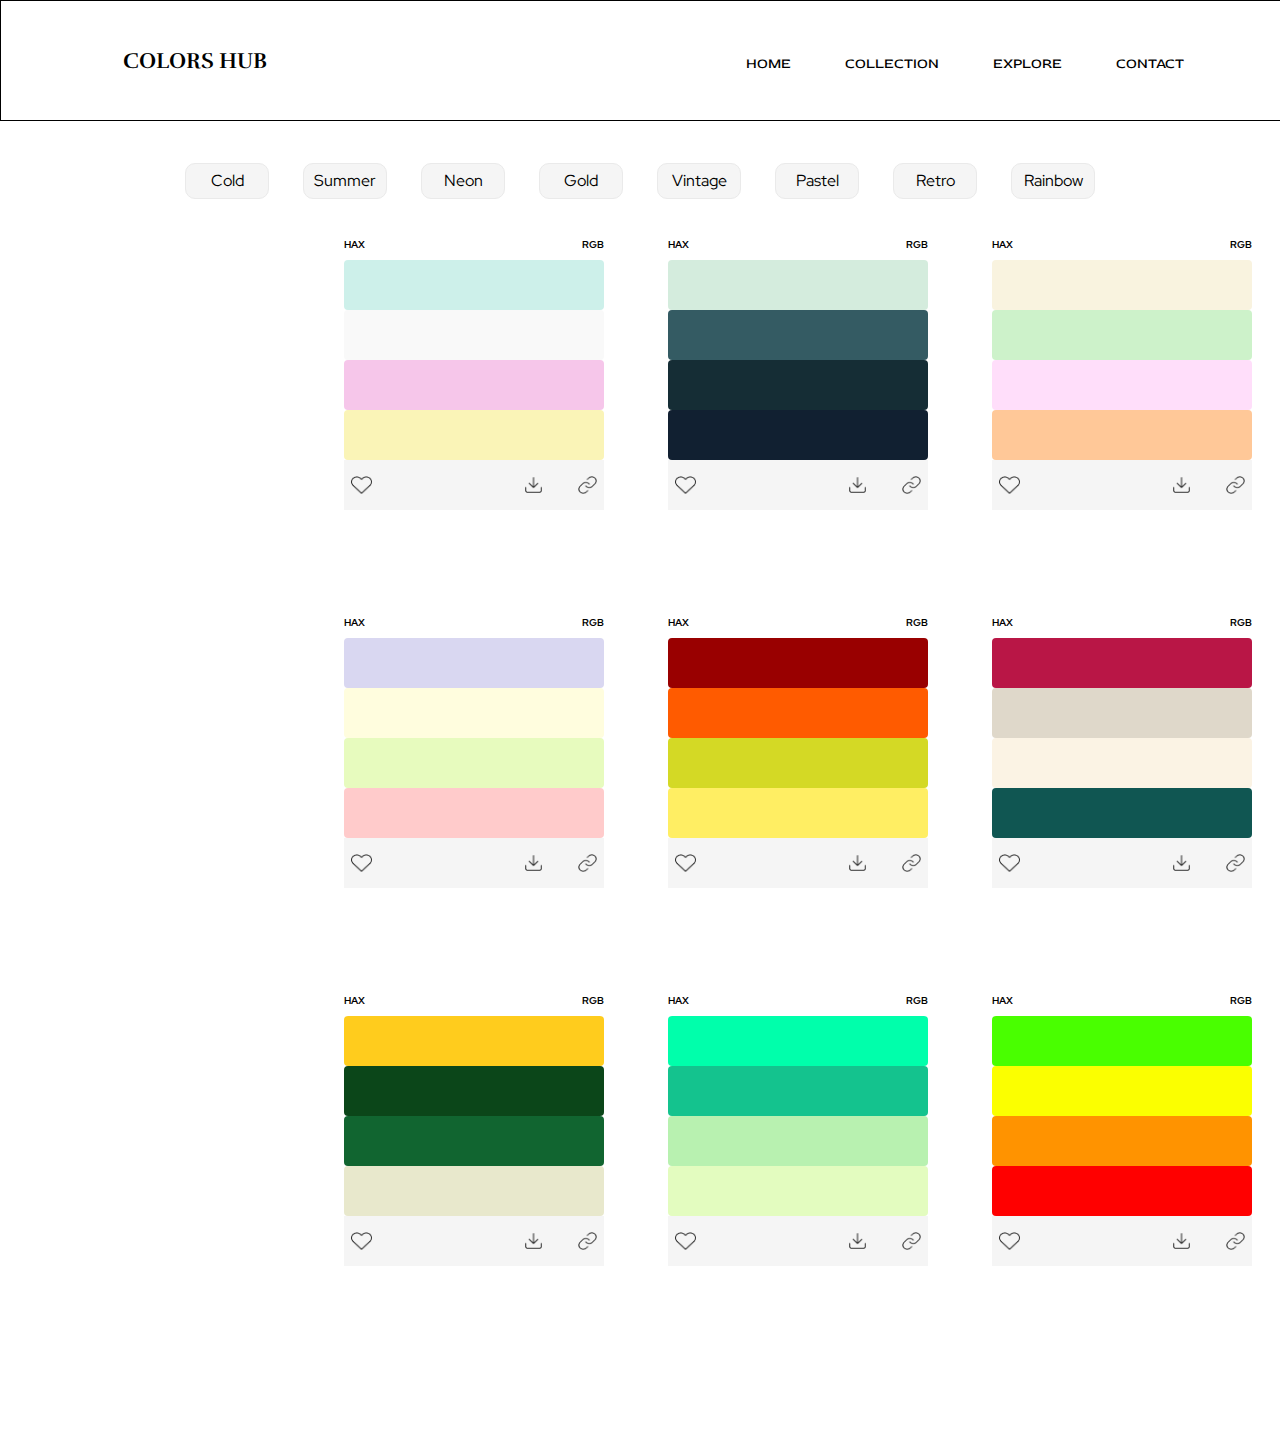
<file: index.html>
<!DOCTYPE html>
<html lang="en">
<head>
    <meta charset="UTF-8">
    <meta http-equiv="X-UA-Compatible" content="IE=edge">
    <meta name="viewport" content="width=device-width, initial-scale=1.0">
    <link rel="preconnect" href="https://fonts.googleapis.com">
    <link rel="preconnect" href="https://fonts.gstatic.com" crossorigin>
    <link href="https://fonts.googleapis.com/css2?family=Red+Hat+Display&display=swap" rel="stylesheet">
    <link rel="preconnect" href="https://fonts.googleapis.com">
    <link rel="preconnect" href="https://fonts.gstatic.com" crossorigin>
    <link href="https://fonts.googleapis.com/css2?family=Rufina&display=swap" rel="stylesheet">
    <link rel="preconnect" href="https://fonts.googleapis.com">
    <link rel="preconnect" href="https://fonts.gstatic.com" crossorigin>
    <link href="https://fonts.googleapis.com/css2?family=Red+Rose&display=swap" rel="stylesheet">
    <link rel="preconnect" href="https://fonts.googleapis.com">
    <link rel="preconnect" href="https://fonts.gstatic.com" crossorigin>
    <link href="https://fonts.googleapis.com/css2?family=Red+Hat+Display&display=swap" rel="stylesheet">
    <link rel="stylesheet" href="assets/css/reset.css">
    <link rel="stylesheet" href="assets/css/style.css">
    <title>web7</title>
</head>
<body>
    <header>
        <nav>
            <ul>
                <li>
                    <a class="logo" href="index.html">COLORS HUB</a>    
                </li>
                <li>
                    <a class="else1"  href="index.html">HOME</a>
                </li>
                <li>
                    <a class="else2" href="collection.html">COLLECTION</a>
                </li>
                <li>
                    <a class="else3" href=>EXPLORE</a>
                </li>   
                <li> 
                    <a class="else4" href= >CONTACT</a>
                </li>  
            </ul>
        </nav>

        <input class="searchbar" type="text" placeholder="Search Palettes" style="width: 336px; height: 41px;">

    </header>
    


<div class="styles">
    <div class="st1">
        <p class="p1">Cold</p>
    </div>
    <div class="st1">
        <p class="p1">Summer</p>
    </div>
    <div class="st1">
        <p class="p1">Neon</p>
    </div>
    <div class="st1">
        <p class="p1">Gold</p>
    </div>
    <div class="st1">
        <p class="p1">Vintage</p>
    </div>
    <div class="st1">
        <p class="p1">Pastel</p>
    </div>
    <div class="st1">
        <p class="p1">Retro</p>
    </div>
    <div class="st1">
        <p class="p1">Rainbow</p>
    </div>


</div>

<div class="largebox">
    <div class="grid-container">
        <div class="grid-item">
            <div class="topline1">
            <p>HAX</p>
            <p>RGB</p>
            </div>
            <div class="box1-colorline1">
                <div class="codes">
                    <div class="code1">
                        <p class="text1">#CDF0EA</p>
                    </div>
                    <div class="code2">
                        <p class="text2" >205, 240, 234</p>
                    </div>
                </div>
            </div>
            <div class="box1-colorline2">
                <div class="codes">
                    <div class="code1">
                        <p class="text1">#F9F9F9</p>
                    </div>
                    <div class="code2">
                        <p class="text2" >249, 249, 249</p>
                    </div>
                </div>
            </div>
            <div class="box1-colorline3">
                <div class="codes">
                    <div class="code1">
                        <p class="text1">#F6C6EA</p>
                    </div>
                    <div class="code2">
                        <p class="text2" >246, 198, 234</p>
                    </div>
                </div>
            </div>
            <div class="box1-colorline4">
                <div class="codes">
                    <div class="code1">
                        <p class="text1">#FAF4B7</p>
                    </div>
                    <div class="code2">
                        <p class="text2" >250, 244, 183</p>
                    </div>
                </div>
            </div>
            <div class="images1">
                <img class="hearth" src="assets/img/Vector (3).png" alt="">
                <img class="download" src="assets/img/Download.png" alt="">
                <img class="share" src="assets/img/Link.png" alt="">
            </div>
        </div>
        <div class="grid-item">
            <div class="topline1">
                <p>HAX</p>
                <p>RGB</p>
                </div>
                <div class="box2-colorline1">
                    <div class="codes">
                        <div class="code1">
                            <p class="text1">#D4ECDD</p>
                        </div>
                        <div class="code2">
                            <p class="text2" >212, 236, 221</p>
                        </div>
                    </div>
                </div>
                <div class="box2-colorline2">
                    <div class="codes">
                        <div class="code1">
                            <p class="text1">#345B63</p>
                        </div>
                        <div class="code2">
                            <p class="text2" >52, 91, 99</p>
                        </div>
                    </div>
                </div>
                <div class="box2-colorline3">
                    <div class="codes">
                        <div class="code1">
                            <p class="text1">#152D35</p>
                        </div>
                        <div class="code2">
                            <p class="text2" >21, 45, 53</p>
                        </div>
                    </div>
                </div>
                <div class="box2-colorline4">
                    <div class="codes">
                        <div class="code1">
                            <p class="text1">#112031</p>
                        </div>
                        <div class="code2">
                            <p class="text2" >17, 32, 49</p>
                        </div>
                    </div>
                </div>
                <div class="images1">
                    <img class="hearth" src="assets/img/Vector (3).png" alt="">
                    <img class="download" src="assets/img/Download.png" alt="">
                    <img class="share" src="assets/img/Link.png" alt="">
                </div>
        </div>
        <div class="grid-item">
            <div class="topline1">
                <p>HAX</p>
                <p>RGB</p>
                </div>
                <div class="box3-colorline1">
                    <div class="codes">
                        <div class="code1">
                            <p class="text1">#F9F3DF</p>
                        </div>
                        <div class="code2">
                            <p class="text2" >249, 243, 223</p>
                        </div>
                    </div>
                </div>
                <div class="box3-colorline2">
                    <div class="codes">
                        <div class="code1">
                            <p class="text1">#CDF2CA</p>
                        </div>
                        <div class="code2">
                            <p class="text2" >205, 242, 202</p>
                        </div>
                    </div>
                </div>
                <div class="box3-colorline3">
                    <div class="codes">
                        <div class="code1">
                            <p class="text1">#FFDEFA</p>
                        </div>
                        <div class="code2">
                            <p class="text2" >255, 222, 250</p>
                        </div>
                    </div>
                </div>
                <div class="box3-colorline4">
                    <div class="codes">
                        <div class="code1">
                            <p class="text1">#FFC898</p>
                        </div>
                        <div class="code2">
                            <p class="text2" >255, 200, 152</p>
                        </div>
                    </div>
                </div>
                <div class="images1">
                    <img class="hearth" src="assets/img/Vector (3).png" alt="">
                    <img class="download" src="assets/img/Download.png" alt="">
                    <img class="share" src="assets/img/Link.png" alt="">
                </div>
        </div>
        <div class="grid-item">
            <div class="topline1">
                <p>HAX</p>
                <p>RGB</p>
                </div>
                <div class="box4-colorline1">
                    <div class="codes">
                        <div class="code1">
                            <p class="text1">#3330E4</p>
                        </div>
                        <div class="code2">
                            <p class="text2" >51, 48, 228</p>
                        </div>
                    </div>
                </div>
                <div class="box4-colorline2">
                    <div class="codes">
                        <div class="code1">
                            <p class="text1">#F637EC</p>
                        </div>
                        <div class="code2">
                            <p class="text2" >246, 55, 236</p>
                        </div>
                    </div>
                </div>
                <div class="box4-colorline3">
                    <div class="codes">
                        <div class="code1">
                            <p class="text1">#FBB454</p>
                        </div>
                        <div class="code2">
                            <p class="text2" >251, 180, 84</p>
                        </div>
                    </div>
                </div>
                <div class="box4-colorline4">
                    <div class="codes">
                        <div class="code1">
                            <p class="text1">#FAEA48</p>
                        </div>
                        <div class="code2">
                            <p class="text2" >250, 234, 72</p>
                        </div>
                    </div>
                </div>
                <div class="images1">
                    <img class="hearth" src="assets/img/Vector (3).png" alt="">
                    <img class="download" src="assets/img/Download.png" alt="">
                    <img class="share" src="assets/img/Link.png" alt="">
                </div>
        </div>
        <div class="grid-item">
            <div class="topline1">
                <p>HAX</p>
                <p>RGB</p>
                </div>
                <div class="box5-colorline1">
                    <div class="codes">
                        <div class="code1">
                            <p class="text1">#D9D7F1</p>
                        </div>
                        <div class="code2">
                            <p class="text2" >217, 215, 241</p>
                        </div>
                    </div>
                </div>
                <div class="box5-colorline2">
                    <div class="codes">
                        <div class="code1">
                            <p class="text1">#FFFDDE</p>
                        </div>
                        <div class="code2">
                            <p class="text2" >255, 253, 222</p>
                        </div>
                    </div>
                </div>
                <div class="box5-colorline3">
                    <div class="codes">
                        <div class="code1">
                            <p class="text1">#E7FBBE</p>
                        </div>
                        <div class="code2">
                            <p class="text2" >231, 251, 190</p>
                        </div>
                    </div>
                </div>
                <div class="box5-colorline4">
                    <div class="codes">
                        <div class="code1">
                            <p class="text1">#FFCBCB</p>
                        </div>
                        <div class="code2">
                            <p class="text2" >250, 244, 183</p>
                        </div>
                    </div>
                </div>
                <div class="images1">
                    <img class="hearth" src="assets/img/Vector (3).png" alt="">
                    <img class="download" src="assets/img/Download.png" alt="">
                    <img class="share" src="assets/img/Link.png" alt="">
                </div>
        </div>
        <div class="grid-item">
            <div class="topline1">
                <p>HAX</p>
                <p>RGB</p>
                </div>
                <div class="box6-colorline1">
                    <div class="codes">
                        <div class="code1">
                            <p class="text1">#990000</p>
                        </div>
                        <div class="code2">
                            <p class="text2" >153, 0, 0</p>
                        </div>
                    </div>
                </div>
                <div class="box6-colorline2">
                    <div class="codes">
                        <div class="code1">
                            <p class="text1">#FF5B00</p>
                        </div>
                        <div class="code2">
                            <p class="text2" >255, 91, 0</p>
                        </div>
                    </div>
                </div>
                <div class="box6-colorline3">
                    <div class="codes">
                        <div class="code1">
                            <p class="text1">#D4D925</p>
                        </div>
                        <div class="code2">
                            <p class="text2" >212, 217, 37</p>
                        </div>
                    </div>
                </div>
                <div class="box6-colorline4">
                    <div class="codes">
                        <div class="code1">
                            <p class="text1">#FFEE63</p>
                        </div>
                        <div class="code2">
                            <p class="text2" >255, 238, 99</p>
                        </div>
                    </div>
                </div>
                <div class="images1">
                    <img class="hearth" src="assets/img/Vector (3).png" alt="">
                    <img class="download" src="assets/img/Download.png" alt="">
                    <img class="share" src="assets/img/Link.png" alt="">
                </div>
        </div>
        <div class="grid-item">
            <div class="topline1">
                <p>HAX</p>
                <p>RGB</p>
                </div>
                <div class="box7-colorline1">
                    <div class="codes">
                        <div class="code1">
                            <p class="text1">#B91646</p>
                        </div>
                        <div class="code2">
                            <p class="text2" >185, 22, 70</p>
                        </div>
                    </div>
                </div>
                <div class="box7-colorline2">
                    <div class="codes">
                        <div class="code1">
                            <p class="text1">#DFD8CA</p>
                        </div>
                        <div class="code2">
                            <p class="text2" >223, 216, 202</p>
                        </div>
                    </div>
                </div>
                <div class="box7-colorline3">
                    <div class="codes">
                        <div class="code1">
                            <p class="text1">#FBF3E4</p>
                        </div>
                        <div class="code2">
                            <p class="text2" >251, 243, 228</p>
                        </div>
                    </div>
                </div>
                <div class="box7-colorline4">
                    <div class="codes">
                        <div class="code1">
                            <p class="text1">#105652</p>
                        </div>
                        <div class="code2">
                            <p class="text2" >16, 86, 82</p>
                        </div>
                    </div>
                </div>
                <div class="images1">
                    <img class="hearth" src="assets/img/Vector (3).png" alt="">
                    <img class="download" src="assets/img/Download.png" alt="">
                    <img class="share" src="assets/img/Link.png" alt="">
                </div>
        </div>
        <div class="grid-item">
            <div class="topline1">
                <p>HAX</p>
                <p>RGB</p>
                </div>
                <div class="box8-colorline1">
                    <div class="codes">
                        <div class="code1">
                            <p class="text1">#CDF0EA</p>
                        </div>
                        <div class="code2">
                            <p class="text2" >205, 240, 234</p>
                        </div>
                    </div>
                </div>
                <div class="box8-colorline2">
                    <div class="codes">
                        <div class="code1">
                            <p class="text1">#F9F9F9</p>
                        </div>
                        <div class="code2">
                            <p class="text2" >249, 249, 249</p>
                        </div>
                    </div>
                </div>
                <div class="box8-colorline3">
                    <div class="codes">
                        <div class="code1">
                            <p class="text1">#F6C6EA</p>
                        </div>
                        <div class="code2">
                            <p class="text2" >246, 198, 234</p>
                        </div>
                    </div>
                </div>
                <div class="box8-colorline4">
                    <div class="codes">
                        <div class="code1">
                            <p class="text1">#FAF4B7</p>
                        </div>
                        <div class="code2">
                            <p class="text2" >250, 244, 183</p>
                        </div>
                    </div>
                </div>
                <div class="images1">
                    <img class="hearth" src="assets/img/Vector (3).png" alt="">
                    <img class="download" src="assets/img/Download.png" alt="">
                    <img class="share" src="assets/img/Link.png" alt="">
                </div>
        </div>
        <div class="grid-item">
            <div class="topline1">
                <p>HAX</p>
                <p>RGB</p>
                </div>
                <div class="box9-colorline1">
                    <div class="codes">
                        <div class="code1">
                            <p class="text1">#FFCC1D</p>
                        </div>
                        <div class="code2">
                            <p class="text2" >255, 204, 29</p>
                        </div>
                    </div>
                </div>
                <div class="box9-colorline2">
                    <div class="codes">
                        <div class="code1">
                            <p class="text1">#0B4619</p>
                        </div>
                        <div class="code2">
                            <p class="text2" >11, 70, 25</p>
                        </div>
                    </div>
                </div>
                <div class="box9-colorline3">
                    <div class="codes">
                        <div class="code1">
                            <p class="text1">#116530</p>
                        </div>
                        <div class="code2">
                            <p class="text2" >17, 101, 48</p>
                        </div>
                    </div>
                </div>
                <div class="box9-colorline4">
                    <div class="codes">
                        <div class="code1">
                            <p class="text1">#E8E8CC</p>
                        </div>
                        <div class="code2">
                            <p class="text2" >232, 232, 204</p>
                        </div>
                    </div>
                </div>
                <div class="images1">
                    <img class="hearth" src="assets/img/Vector (3).png" alt="">
                    <img class="download" src="assets/img/Download.png" alt="">
                    <img class="share" src="assets/img/Link.png" alt="">
                </div>
        </div>
        <div class="grid-item">
            <div class="topline1">
                <p>HAX</p>
                <p>RGB</p>
                </div>
                <div class="box10-colorline1">
                    <div class="codes">
                        <div class="code1">
                            <p class="text1">#CDF0EA</p>
                        </div>
                        <div class="code2">
                            <p class="text2" >205, 240, 234</p>
                        </div>
                    </div>
                </div>
                <div class="box10-colorline2">
                    <div class="codes">
                        <div class="code1">
                            <p class="text1">#F9F9F9</p>
                        </div>
                        <div class="code2">
                            <p class="text2" >249, 249, 249</p>
                        </div>
                    </div>
                </div>
                <div class="box10-colorline3">
                    <div class="codes">
                        <div class="code1">
                            <p class="text1">#F6C6EA</p>
                        </div>
                        <div class="code2">
                            <p class="text2" >246, 198, 234</p>
                        </div>
                    </div>
                </div>
                <div class="box10-colorline4">
                    <div class="codes">
                        <div class="code1">
                            <p class="text1">#FAF4B7</p>
                        </div>
                        <div class="code2">
                            <p class="text2" >250, 244, 183</p>
                        </div>
                    </div>
                </div>
                <div class="images1">
                    <img class="hearth" src="assets/img/Vector (3).png" alt="">
                    <img class="download" src="assets/img/Download.png" alt="">
                    <img class="share" src="assets/img/Link.png" alt="">
                </div>
        </div>
        <div class="grid-item">
            <div class="topline1">
                <p>HAX</p>
                <p>RGB</p>
                </div>
                <div class="box11-colorline1">
                    <div class="codes">
                        <div class="code1">
                            <p class="text1">#49FF00</p>
                        </div>
                        <div class="code2">
                            <p class="text2" >73, 255, 0</p>
                        </div>
                    </div>
                </div>
                <div class="box11-colorline2">
                    <div class="codes">
                        <div class="code1">
                            <p class="text1">#FBFF00</p>
                        </div>
                        <div class="code2">
                            <p class="text2" >251, 255, 0</p>
                        </div>
                    </div>
                </div>
                <div class="box11-colorline3">
                    <div class="codes">
                        <div class="code1">
                            <p class="text1">#FF9300/p>
                        </div>
                        <div class="code2">
                            <p class="text2" >255, 147, 0</p>
                        </div>
                    </div>
                </div>
                <div class="box11-colorline4">
                    <div class="codes">
                        <div class="code1">
                            <p class="text1">#FF0000</p>
                        </div>
                        <div class="code2">
                            <p class="text2" >255, 0, 0</p>
                        </div>
                    </div>
                </div>
                <div class="images1">
                    <img class="hearth" src="assets/img/Vector (3).png" alt="">
                    <img class="download" src="assets/img/Download.png" alt="">
                    <img class="share" src="assets/img/Link.png" alt="">
                </div>
        </div>
        <div class="grid-item">
            <div class="topline1">
                <p>HAX</p>
                <p>RGB</p>
                </div>
                <div class="box12-colorline1">
                    <div class="codes">
                        <div class="code1">
                            <p class="text1">#06283D</p>
                        </div>
                        <div class="code2">
                            <p class="text2" >6, 40, 61</p>
                        </div>
                    </div>
                </div>
                <div class="box12-colorline2">
                    <div class="codes">
                        <div class="code1">
                            <p class="text1">#1363DF</p>
                        </div>
                        <div class="code2">
                            <p class="text2" >19, 99, 223</p>
                        </div>
                    </div>
                </div>
                <div class="box12-colorline3">
                    <div class="codes">
                        <div class="code1">
                            <p class="text1">#47B5FF</p>
                        </div>
                        <div class="code2">
                            <p class="text2" >71, 181, 255</p>
                        </div>
                    </div>
                </div>
                <div class="box12-colorline4">
                    <div class="codes">
                        <div class="code1">
                            <p class="text1">#DFF6FF</p>
                        </div>
                        <div class="code2">
                            <p class="text2" >223, 246, 255</p>
                        </div>
                    </div>
                </div>
                <div class="images1">
                    <img class="hearth" src="assets/img/Vector (3).png" alt="">
                    <img class="download" src="assets/img/Download.png" alt="">
                    <img class="share" src="assets/img/Link.png" alt="">
                </div>
        </div>
      </div>
      
</div>
    
    

</body>
</html>
</file>
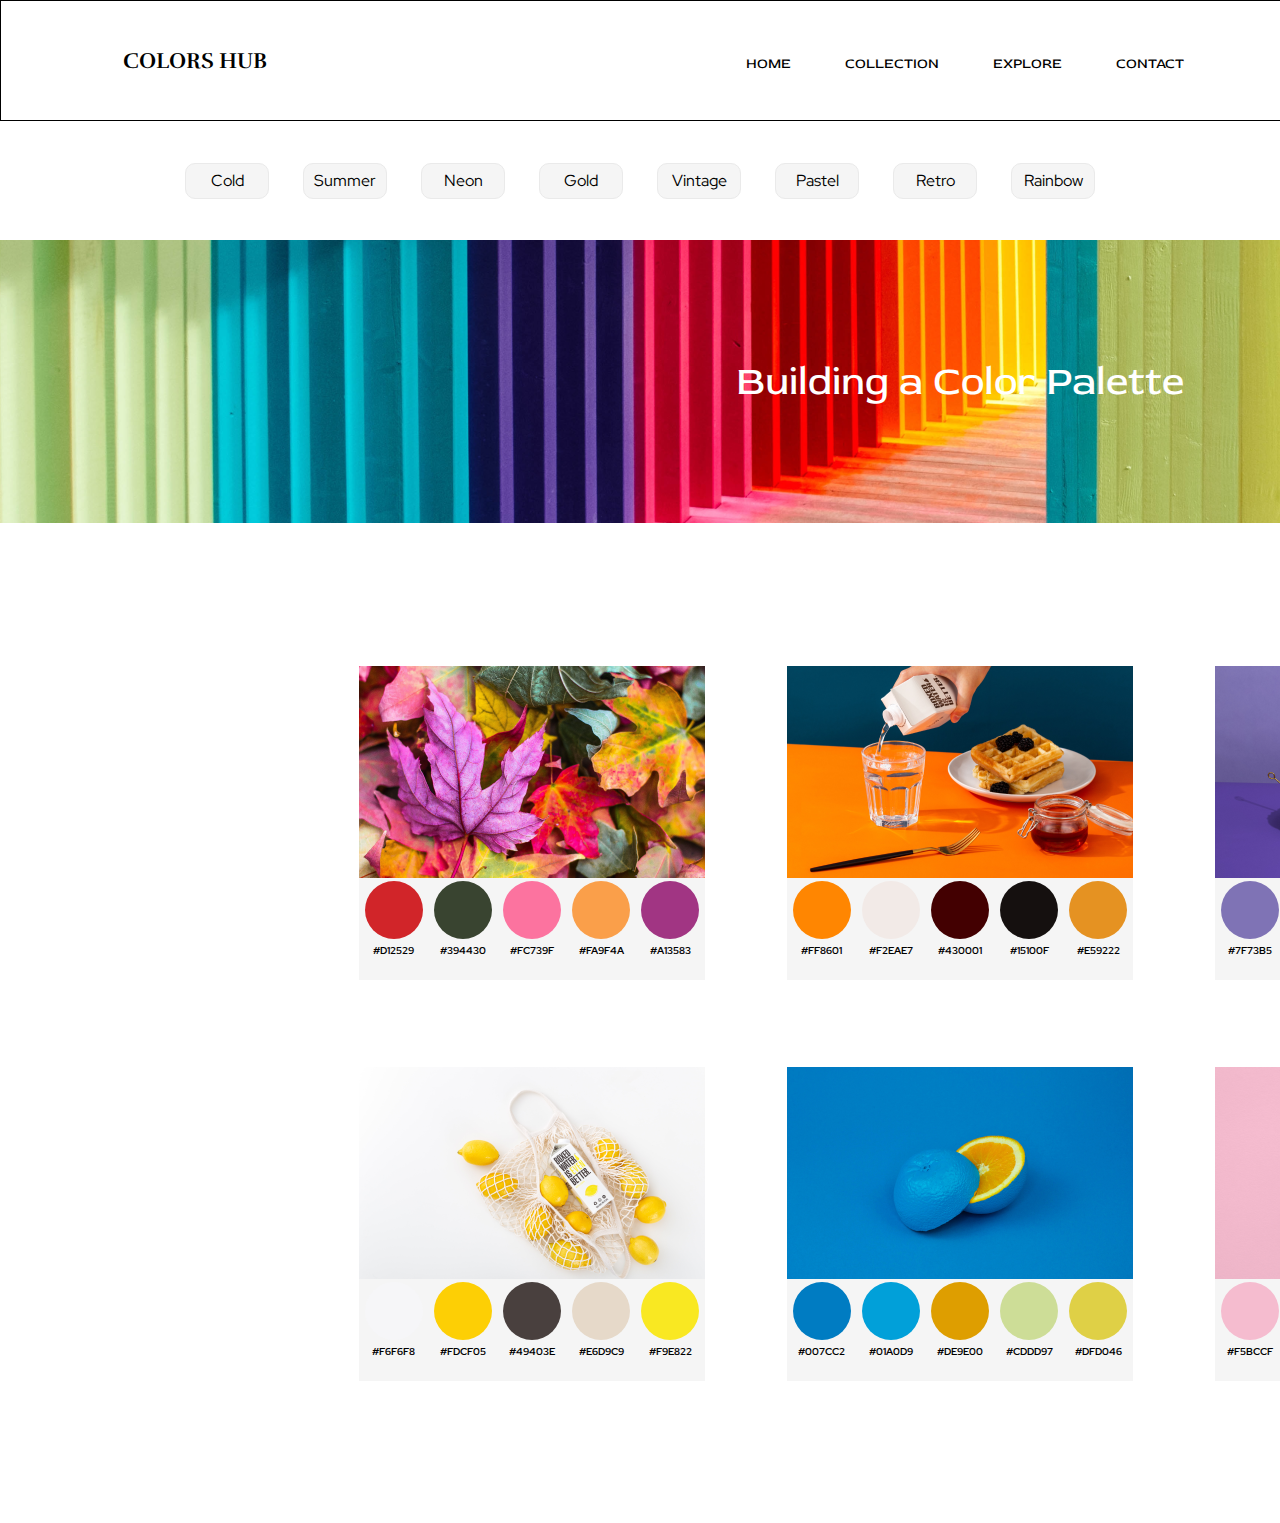
<file: collection.html>
<!DOCTYPE html>
<html lang="en">
<head>
    <meta charset="UTF-8">
    <meta http-equiv="X-UA-Compatible" content="IE=edge">
    <meta name="viewport" content="width=device-width, initial-scale=1.0">
    <link rel="preconnect" href="https://fonts.googleapis.com">
    <link rel="preconnect" href="https://fonts.gstatic.com" crossorigin>
    <link href="https://fonts.googleapis.com/css2?family=Red+Hat+Display&display=swap" rel="stylesheet">
    <link rel="preconnect" href="https://fonts.googleapis.com">
    <link rel="preconnect" href="https://fonts.gstatic.com" crossorigin>
    <link href="https://fonts.googleapis.com/css2?family=Rufina&display=swap" rel="stylesheet">
    <link rel="preconnect" href="https://fonts.googleapis.com">
    <link rel="preconnect" href="https://fonts.gstatic.com" crossorigin>
    <link href="https://fonts.googleapis.com/css2?family=Red+Rose&display=swap" rel="stylesheet">
    <link rel="preconnect" href="https://fonts.googleapis.com">
    <link rel="preconnect" href="https://fonts.gstatic.com" crossorigin>
    <link href="https://fonts.googleapis.com/css2?family=Red+Hat+Display&display=swap" rel="stylesheet">
    <link rel="stylesheet" href="assets/css/reset.css">
    <link rel="stylesheet" href="assets/css/style.css">
    <title>web7</title>
</head>
<body>
    <header>
        <nav>
            <ul>
                <li>
                    <a class="logo" href="index.html">COLORS HUB</a>    
                </li>
                <li>
                    <a class="else1"  href="index.html">HOME</a>
                </li>
                <li>
                    <a class="else2" href="collection.html">COLLECTION</a>
                </li>
                <li>
                    <a class="else3" href=>EXPLORE</a>
                </li>   
                <li> 
                    <a class="else4" href= >CONTACT</a>
                </li>  
            </ul>
        </nav>

        <input class="searchbar" type="text" placeholder="Search Palettes" style="width: 336px; height: 41px;">

    </header>


    <div class="styles">
        <div class="st1">
            <p class="p1">Cold</p>
        </div>
        <div class="st1">
            <p class="p1">Summer</p>
        </div>
        <div class="st1">
            <p class="p1">Neon</p>
        </div>
        <div class="st1">
            <p class="p1">Gold</p>
        </div>
        <div class="st1">
            <p class="p1">Vintage</p>
        </div>
        <div class="st1">
            <p class="p1">Pastel</p>
        </div>
        <div class="st1">
            <p class="p1">Retro</p>
        </div>
        <div class="st1">
            <p class="p1">Rainbow</p>
        </div>
    
    
    </div>
    


<div class="rainbow">
   
    <div>
    <h3>Building a Color Palette</h3>
    </div>

    

</div>



<div class="largebox2">
    <div class="grid-container2">
        <div class="grid-item2">
            <div class="img1">
                <img src="assets/img/jeremy-thomas-O6N9RV2rzX8-unsplash 1.png" alt="">
            </div>
            <div class="circles">
                <div class="mini1">
                    <div class="a"></div>
                    <p>#D12529</p>
                </div>

                <div class="mini2">
                    <div class="b"></div>
                    <p>#394430</p>
                </div>
                

                <div class="mini3">
                    <div class="c"></div>
                    <p>#FC739F</p>
                </div>

                <div class="mini4">
                 <div class="d"></div>
                 <p>#FA9F4A</p>
                </div>

               <div class="mini5">
                <div class="e"></div>
                <p>#A13583</p>
               </div>


            </div>
            
            
        </div>
        <div class="grid-item2">
            <div class="img1">
                <img src="assets/img/boxed-water-is-better-1a1Y_yVEpyc-unsplash 1.png" alt="">
            </div>
            <div class="circles">
                <div class="mini1">
                    <div class="a2"></div>
                    <p>#FF8601</p>
                </div>

                <div class="mini2">
                    <div class="b2"></div>
                    <p>#F2EAE7</p>
                </div>
                

                <div class="mini3">
                    <div class="c2"></div>
                    <p>#430001</p>
                </div>

                <div class="mini4">
                 <div class="d2"></div>
                 <p>#15100F</p>
                </div>

               <div class="mini5">
                <div class="e2"></div>
                <p>#E59222</p>
               </div>


            </div>
        </div>
        <div class="grid-item2">
            <div class="img1">
                <img src="assets/img/boxed-water-is-better-I9-ttTiyKGo-unsplash 1.png" alt="">
            </div>
            <div class="circles">
                <div class="mini1">
                    <div class="a3"></div>
                    <p>#7F73B5</p>
                </div>

                <div class="mini2">
                    <div class="b3"></div>
                    <p>#E2DFE6</p>
                </div>
                

                <div class="mini3">
                    <div class="c3"></div>
                    <p>#534090</p>
                </div>

                <div class="mini4">
                 <div class="d3"></div>
                 <p>#0E44A7</p>
                </div>

               <div class="mini5">
                <div class="e3"></div>
                <p>#050408</p>
               </div>


            </div>
        </div>
        <div class="grid-item2">
            <div class="img1">
                <img src="assets/img/boxed-water-is-better-SFsh-YCUuPA-unsplash 1.png" alt="">
            </div>
            <div class="circles">
                <div class="mini1">
                    <div class="a4"></div>
                    <p>#F6F6F8</p>
                </div>

                <div class="mini2">
                    <div class="b4"></div>
                    <p>#FDCF05</p>
                </div>
                

                <div class="mini3">
                    <div class="c4"></div>
                    <p>#49403E</p>
                </div>

                <div class="mini4">
                 <div class="d4"></div>
                 <p>#E6D9C9</p>
                </div>

               <div class="mini5">
                <div class="e4"></div>
                <p>#F9E822</p>
               </div>


            </div>
        </div>
        <div class="grid-item2">
            <div class="img1">
                <img src="assets/img/davisuko-5E5N49RWtbA-unsplash 1.png" alt="">
            </div>
            <div class="circles">
                <div class="mini1">
                    <div class="a5"></div>
                    <p>#007CC2</p>
                </div>

                <div class="mini2">
                    <div class="b5"></div>
                    <p>#01A0D9</p>
                </div>
                

                <div class="mini3">
                    <div class="c5"></div>
                    <p>#DE9E00</p>
                </div>

                <div class="mini4">
                 <div class="d5"></div>
                 <p>#CDDD97</p>
                </div>

               <div class="mini5">
                <div class="e5"></div>
                <p>#DFD046</p>
               </div>


            </div>
        </div>
        <div class="grid-item2">
            <div class="img1">
                <img src="assets/img/thought-catalog-9aOswReDKPo-unsplash 1.png" alt="">
            </div>
            <div class="circles">
                <div class="mini1">
                    <div class="a6"></div>
                    <p>#F5BCCF</p>
                </div>

                <div class="mini2">
                    <div class="b6"></div>
                    <p>#E1D953</p>
                </div>
                

                <div class="mini3">
                    <div class="c6"></div>
                    <p>#D09231</p>
                </div>

                <div class="mini4">
                 <div class="d6"></div>
                 <p>#563E43</p>
                </div>

               <div class="mini5">
                <div class="e6"></div>
                <p>#A9C12A</p>
               </div>


            </div>
        </div>
      </div>
      
</div>




























</body>
</html>
</file>
<file: assets/css/style.css>
.grid-container {
  display: grid;
  grid-template-columns: repeat(4, 260px);
  grid-template-rows: repeat(3, 271px);
  grid-gap: 64px;
  grid-row-gap: 107px;
  
 
}

.grid-item {
  height: 271px;
  width: 260px;
  background-color: white;
}
header{
  width: 1920px;
  height: 119px;
  border: 1px solid #000000;
  display: flex;
  justify-content: space-around;
  align-items: center;
 
}

li{
  display: inline;

}
.logo{
  font-family: 'Rufina', serif;
  font-size: 22px;
  font-weight: bold;
  color: #000000;
  text-decoration: none;
  margin-right: 475px;


}
.searchbar{
  width: 336px;
  height: 41px;
  border: 1px solid #4B4B4B;
  border-radius: 4px;
  display: flex;
  justify-content: space-around;
  align-items: center;
  font-size: 10px;
  background: url('../img/search.png') no-repeat left center;
  background-repeat: no-repeat;
  padding-left: 30px;
}

.searchbar:focus{
  outline: none;
  border: 1px solid  #4B4B4B;
}


.textinsb{
  font-size: 10px;
  margin-left: 15px;
  font-weight: 400;
  font-family: 'Red Hat Display', sans-serif;
}
.else1{
  font-family: 'Red Rose', cursive;
  font-size: 14px;
  color: #000000;
  text-decoration: none;
  margin-right: 50px;
  
  
}

.styles{
  width: 1920;
  height: 119px;
  display: flex;
  flex-direction: row;
  justify-content: center;
  align-items: center;
}
.st1{
  height: 34px;
  width: 82px;
  border: solid 0.5px  #EAEAEA;
  background-color:  #F5F5F5;
  border-radius: 10px;
  display: flex;
  align-items: center;
  justify-content: center;
  margin: 17px;
  cursor: pointer;

}
.p1{
  font-size: 16px;
  font-family: 'Red Hat Display', sans-serif;
  font-weight: 400;
}
.else1:hover{
  text-decoration: underline;
}
.else2:hover{
  text-decoration: underline;

}
.else3:hover{
  text-decoration: underline;
}
.else4:hover{
  text-decoration: underline;
}
.else2{
  font-family: 'Red Rose', cursive;
  font-size: 14px;
  color: #000000;
  text-decoration: none;
  margin-right: 50px;
  
}
.else3{
  font-family: 'Red Rose', cursive;
  font-size: 14px;
  color: #000000;
  text-decoration: none;
  margin-right: 50px;
  
}
.else4{
  font-family: 'Red Rose', cursive;
  font-size: 14px;
  color: #000000;
  text-decoration: none;
  
}
p{
  font-size: 10px;
  font-family: 'Red Hat Display', sans-serif;
  font-weight: bold;

}
.topline1{
  width: 260px;
  height: 20px;
  display: flex;
  justify-content: space-between;
  
  
}

.largebox{
  width: 1920px;
  height: 1200px;
  display: flex;
  justify-content: center;
}
.box1-colorline1{
  width: 260px;
  height: 50px;
  border-radius: 4px;
  border-color: none;
  background-color:  #CDF0EA;
  

}
.box1-colorline2{
  width: 260px;
  height: 50px;
  border-radius: 4px;
  border-color: none;
  background-color:   #F9F9F9;

}
.box1-colorline3{
  width: 260px;
  height: 50px;
  border-radius: 4px;
  border-color: none;
  background-color:   #F6C6EA;

}
.box1-colorline4{
  width: 260px;
  height: 50px;
  border-radius: 4px;
  border-color: none;
  background-color:   #FAF4B7;

}
.box2-colorline1{
  width: 260px;
  height: 50px;
  border-radius: 4px;
  border-color: none;
  background-color: #D4ECDD;
  ;

}
.box2-colorline2{
  width: 260px;
  height: 50px;
  border-radius: 4px;
  border-color: none;
  background-color:   #345B63;

}
.box2-colorline3{
  width: 260px;
  height: 50px;
  border-radius: 4px;
  border-color: none;
  background-color:   #152D35;

}
.box2-colorline4{
  width: 260px;
  height: 50px;
  border-radius: 4px;
  border-color: none;
  background-color:  #112031;

}
.box3-colorline1{
  width: 260px;
  height: 50px;
  border-radius: 4px;
  border-color: none;
  background-color: #F9F3DF;
  

}
.box3-colorline2{
  width: 260px;
  height: 50px;
  border-radius: 4px;
  border-color: none;
  background-color:  #CDF2CA;

}
.box3-colorline3{
  width: 260px;
  height: 50px;
  border-radius: 4px;
  border-color: none;
  background-color:   #FFDEFA;

}
.box3-colorline4{
  width: 260px;
  height: 50px;
  border-radius: 4px;
  border-color: none;
  background-color:   #FFC898;

}
.box4-colorline1{
  width: 260px;
  height: 50px;
  border-radius: 4px;
  border-color: none;
  background-color: #3330E4;
  

}
.box4-colorline2{
  width: 260px;
  height: 50px;
  border-radius: 4px;
  border-color: none;
  background-color:  #F637EC;

}
.box4-colorline3{
  width: 260px;
  height: 50px;
  border-radius: 4px;
  border-color: none;
  background-color:   #FBB454;

}
.box4-colorline4{
  width: 260px;
  height: 50px;
  border-radius: 4px;
  border-color: none;
  background-color:   #FAEA48;

}

.box5-colorline1{
  width: 260px;
  height: 50px;
  border-radius: 4px;
  border-color: none;
  background-color: #D9D7F1;
  

}
.box5-colorline2{
  width: 260px;
  height: 50px;
  border-radius: 4px;
  border-color: none;
  background-color:  #FFFDDE;

}
.box5-colorline3{
  width: 260px;
  height: 50px;
  border-radius: 4px;
  border-color: none;
  background-color:    #E7FBBE;

}
.box5-colorline4{
  width: 260px;
  height: 50px;
  border-radius: 4px;
  border-color: none;
  background-color:   #FFCBCB;

}
.box6-colorline1{
  width: 260px;
  height: 50px;
  border-radius: 4px;
  border-color: none;
  background-color:  #990000;
  

}
.box6-colorline2{
  width: 260px;
  height: 50px;
  border-radius: 4px;
  border-color: none;
  background-color:  #FF5B00;

}
.box6-colorline3{
  width: 260px;
  height: 50px;
  border-radius: 4px;
  border-color: none;
  background-color:  #D4D925;

}
.box6-colorline4{
  width: 260px;
  height: 50px;
  border-radius: 4px;
  border-color: none;
  background-color:   #FFEE63;

}
.box7-colorline1{
  width: 260px;
  height: 50px;
  border-radius: 4px;
  border-color: none;
  background-color: #B91646;
  

}
.box7-colorline2{
  width: 260px;
  height: 50px;
  border-radius: 4px;
  border-color: none;
  background-color:   #DFD8CA;

}
.box7-colorline3{
  width: 260px;
  height: 50px;
  border-radius: 4px;
  border-color: none;
  background-color:   #FBF3E4;

}
.box7-colorline4{
  width: 260px;
  height: 50px;
  border-radius: 4px;
  border-color: none;
  background-color:  #105652;

}

.box8-colorline1{
  width: 260px;
  height: 50px;
  border-radius: 4px;
  border-color: none;
  background-color: #CDF0EA;
  

}
.box8-colorline2{
  width: 260px;
  height: 50px;
  border-radius: 4px;
  border-color: none;
  background-color:   #F9F9F9;

}
.box8-colorline3{
  width: 260px;
  height: 50px;
  border-radius: 4px;
  border-color: none;
  background-color:    #F6C6EA;

}
.box8-colorline4{
  width: 260px;
  height: 50px;
  border-radius: 4px;
  border-color: none;
  background-color:  #FAF4B7;

}
.box9-colorline1{
  width: 260px;
  height: 50px;
  border-radius: 4px;
  border-color: none;
  background-color:  #FFCC1D;
  

}
.box9-colorline2{
  width: 260px;
  height: 50px;
  border-radius: 4px;
  border-color: none;
  background-color:   #0B4619;

}
.box9-colorline3{
  width: 260px;
  height: 50px;
  border-radius: 4px;
  border-color: none;
  background-color:   #116530;

}
.box9-colorline4{
  width: 260px;
  height: 50px;
  border-radius: 4px;
  border-color: none;
  background-color:   #E8E8CC;

}

.box10-colorline1{
  width: 260px;
  height: 50px;
  border-radius: 4px;
  border-color: none;
  background-color:  #00FFAB;
  

}
.box10-colorline2{
  width: 260px;
  height: 50px;
  border-radius: 4px;
  border-color: none;
  background-color:   #14C38E;

}
.box10-colorline3{
  width: 260px;
  height: 50px;
  border-radius: 4px;
  border-color: none;
  background-color:   #B8F1B0;

}
.box10-colorline4{
  width: 260px;
  height: 50px;
  border-radius: 4px;
  border-color: none;
  background-color:    #E3FCBF;

}

.box11-colorline1{
  width: 260px;
  height: 50px;
  border-radius: 4px;
  border-color: none;
  background-color:  #49FF00;
  

}
.box11-colorline2{
  width: 260px;
  height: 50px;
  border-radius: 4px;
  border-color: none;
  background-color:   #FBFF00;

}
.box11-colorline3{
  width: 260px;
  height: 50px;
  border-radius: 4px;
  border-color: none;
  background-color:   #FF9300;

}
.box11-colorline4{
  width: 260px;
  height: 50px;
  border-radius: 4px;
  border-color: none;
  background-color:    #FF0000;

}

.box12-colorline1{
  width: 260px;
  height: 50px;
  border-radius: 4px;
  border-color: none;
  background-color:  #06283D;
  

}
.box12-colorline2{
  width: 260px;
  height: 50px;
  border-radius: 4px;
  border-color: none;
  background-color:   #1363DF;

}
.box12-colorline3{
  width: 260px;
  height: 50px;
  border-radius: 4px;
  border-color: none;
  background-color:   #47B5FF;

}
.box12-colorline4{
  width: 260px;
  height: 50px;
  border-radius: 4px;
  border-color: none;
  background-color:    #DFF6FF;

}






















































.images1{
  width: 260px;
  height: 50px;
  background-color: #F5F5F5;
  display: flex;
  justify-content: space-around;
  align-items: center;
}
.hearth{
  width: 20.9px;
  height: 18.23px;
  cursor: pointer;
}
.download{
  height: 16.5px;
  width: 16.5px;
  cursor: pointer;
  margin-right: 21.64px;
  margin-left: 138.3px;
}
.share{
  height: 18.21px;
  width: 18.23px;
  cursor: pointer;
}

.titles{
  margin-left: 0px;
}

h3{
  font-size: 40px;
  color: #FFFFFF;
  font-family: 'Red Rose', cursive;
}

.rainbow {
  width: 1920px;
  height: 283px;
  background-image: url(../img/color\ plate.png);
  display: flex;
  justify-content: center;
  align-items: center;
  transition: 0.5s ease;
}

.rainbow:hover {
  opacity: 0.5;
}
.grid-container2 {
  display: grid;
  grid-template-columns: repeat(3, 346px);
  grid-template-rows: repeat(2, 314px);
  grid-gap: 82px; 
  grid-row-gap: 87px;
  

}

.grid-item2 {
  height: 314px;
  width: 346px;
  background-color: #F5F5F5; 
}

.largebox2{
  width: 1920px;
  height: 1000px;
  display: flex;
  align-items: center;
  justify-content: center;
}
.img1{
  width: 346px;
  height: 212px;
}
.a{
  width: 58px;
  height: 58px;
  border-radius: 50%;
  background-color:
  #D12529 ;
  margin-bottom: 7px;
}
.b{
  width: 58px;
  height: 58px;
  border-radius: 50%;
  background-color:
  #394430 ;
  margin-bottom: 7px;
}
.c{
  width: 58px;
  height: 58px;
  border-radius: 50%;
  background-color: 
  #FC739F;
  margin-bottom: 7px;
}
.d{
  width: 58px;
  height: 58px;
  border-radius: 50%;
  background-color: 
  #FA9F4A;
  margin-bottom: 7px;
}
.e{
  width: 58px;
  height: 58px;
  border-radius: 50%;
  background-color:#A13583 ;
  margin-bottom: 7px;
}
.circles{
  display: flex;
  flex-direction: row;
  justify-content: space-around;
  margin-top: 3px;
 
}
.mini1{
  display: flex;
  flex-direction: column;
  align-items: center;
  font-family: 'Red Hat Display', sans-serif;
}
.mini2{
  display: flex;
  flex-direction: column;
  align-items: center;
  font-family: 'Red Hat Display', sans-serif;
}
.mini3{
  display: flex;
  flex-direction: column;
  align-items: center;
  font-family: 'Red Hat Display', sans-serif;
}
.mini4{
  display: flex;
  flex-direction: column;
  align-items: center;
  font-family: 'Red Hat Display', sans-serif;
}
.mini5{
  display: flex;
  flex-direction: column;
  align-items: center;
  font-family: 'Red Hat Display', sans-serif;
}

.a2{
  width: 58px;
  height: 58px;
  border-radius: 50%;
  background-color:
  
#FF8601 ;
  margin-bottom: 7px;
}
.b2{
  width: 58px;
  height: 58px;
  border-radius: 50%;
  background-color:
  
#F2EAE7 ;
  margin-bottom: 7px;
}
.c2{
  width: 58px;
  height: 58px;
  border-radius: 50%;
  background-color: 
  
#430001;
  margin-bottom: 7px;
}
.d2{
  width: 58px;
  height: 58px;
  border-radius: 50%;
  background-color: 
  
#15100F;
  margin-bottom: 7px;
}
.e2{
  width: 58px;
  height: 58px;
  border-radius: 50%;
  background-color:
  #E59222 ;
  margin-bottom: 7px;
}
.a3{
  width: 58px;
  height: 58px;
  border-radius: 50%;
  background-color:
  

  #7F73B5 ;
  margin-bottom: 7px;
}
.b3{
  width: 58px;
  height: 58px;
  border-radius: 50%;
  background-color:
  

  #E2DFE6 ;
  margin-bottom: 7px;
}
.c3{
  width: 58px;
  height: 58px;
  border-radius: 50%;
  background-color: 
  
  #534090;
  margin-bottom: 7px;
}
.d3{
  width: 58px;
  height: 58px;
  border-radius: 50%;
  background-color: 
  

  #0E44A7;
  margin-bottom: 7px;
}
.e3{
  width: 58px;
  height: 58px;
  border-radius: 50%;
  background-color:
  #050408 ;
  margin-bottom: 7px;
}
.a4{
  width: 58px;
  height: 58px;
  border-radius: 50%;
  background-color:
  

  #F6F6F8
  ;
  margin-bottom: 7px;
}
.b4{
  width: 58px;
  height: 58px;
  border-radius: 50%;
  background-color:
  

  
#FDCF05;
  margin-bottom: 7px;
}
.c4{
  width: 58px;
  height: 58px;
  border-radius: 50%;
  background-color: 
  
  
#49403E;
  margin-bottom: 7px;
}
.d4{
  width: 58px;
  height: 58px;
  border-radius: 50%;
  background-color: 
  

  
#E6D9C9;
  margin-bottom: 7px;
}
.e4{
  width: 58px;
  height: 58px;
  border-radius: 50%;
  background-color:
  
#F9E822 ;
  margin-bottom: 7px;
}

.a5{
  width: 58px;
  height: 58px;
  border-radius: 50%;
  background-color:
  

  
#007CC2
  ;
  margin-bottom: 7px;
}
.b5{
  width: 58px;
  height: 58px;
  border-radius: 50%;
  background-color:
  

  
  #01A0D9;
  margin-bottom: 7px;
}
.c5{
  width: 58px;
  height: 58px;
  border-radius: 50%;
  background-color: 
  
  
  #DE9E00;
  margin-bottom: 7px;
}
.d5{
  width: 58px;
  height: 58px;
  border-radius: 50%;
  background-color: 
  

  

  #CDDD97;
  margin-bottom: 7px;
}
.e5{
  width: 58px;
  height: 58px;
  border-radius: 50%;
  background-color:
  

  #DFD046 ;
  margin-bottom: 7px;
}
.a6{
  width: 58px;
  height: 58px;
  border-radius: 50%;
  background-color:
  

  

  #F5BCCF
  ;
  margin-bottom: 7px;
}
.b6{
  width: 58px;
  height: 58px;
  border-radius: 50%;
  background-color:
  

  
  
#E1D953;
  margin-bottom: 7px;
}
.c6{
  width: 58px;
  height: 58px;
  border-radius: 50%;
  background-color: 
  
  
  
#D09231;
  margin-bottom: 7px;
}
.d6{
  width: 58px;
  height: 58px;
  border-radius: 50%;
  background-color: 
  

  

  #563E43;
  margin-bottom: 7px;
}
.e6{
  width: 58px;
  height: 58px;
  border-radius: 50%;
  background-color:
  

  #A9C12A ;
  margin-bottom: 7px;
}
.codes{
  display: flex;
  justify-content: space-between;
  
}
.code1{
  color: 
  #FFFFFF;
  background-color: 
  #D9D9D9
  ;
  height: 20px;
  width: 67px;
  display: flex;
  align-content: center;
  justify-content: center;
  border-top-right-radius: 10px;
  border-bottom-left-radius: 4px;
  margin-top: 30px;

}
.code2{
  color: 
  #FFFFFF;
  background-color: 
  #D9D9D9
  ;
  width: 86px;
  height: 20px;
  display: flex;
  align-content: center;
  justify-content: center;
  border-top-left-radius: 10px;
  border-bottom-right-radius: 4px;
  margin-top: 30px;


}
.codes .code1,
.codes .code2 {
  visibility: hidden;
  opacity: 0;
  transition: visibility 0s, opacity 0.5s;
}

.codes:hover .code1,
.codes:hover .code2 {
  visibility: visible;
  opacity: 1;
  transition-delay: 0.5s;
}
.text1{
  margin-top: 6px;
  font-family: 'Red Hat Display', sans-serif;
}
.text2{
  margin-top: 6px;
  font-family: 'Red Hat Display', sans-serif;
}
.styles :hover{
  background-color: 
  #EAEAEA;
}
.searchbar :hover{
  cursor: pointer;
}
</file>
